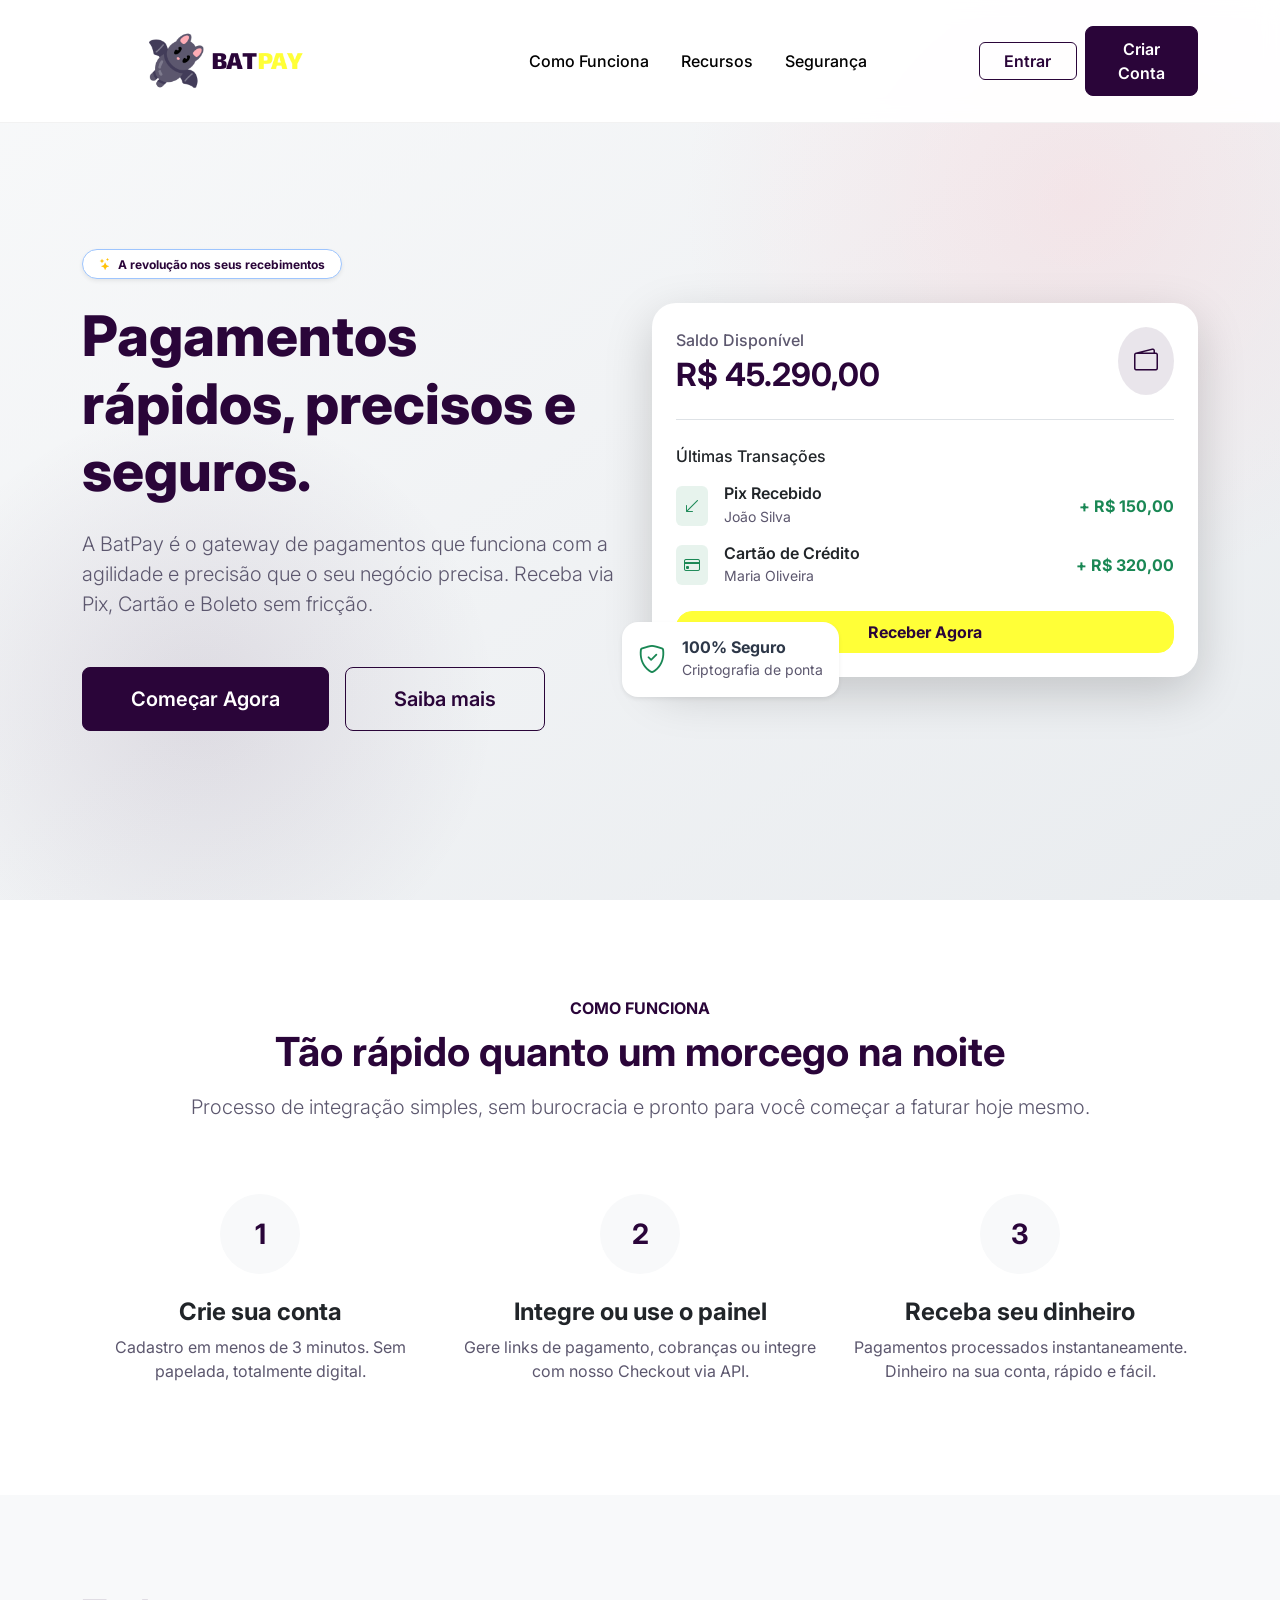
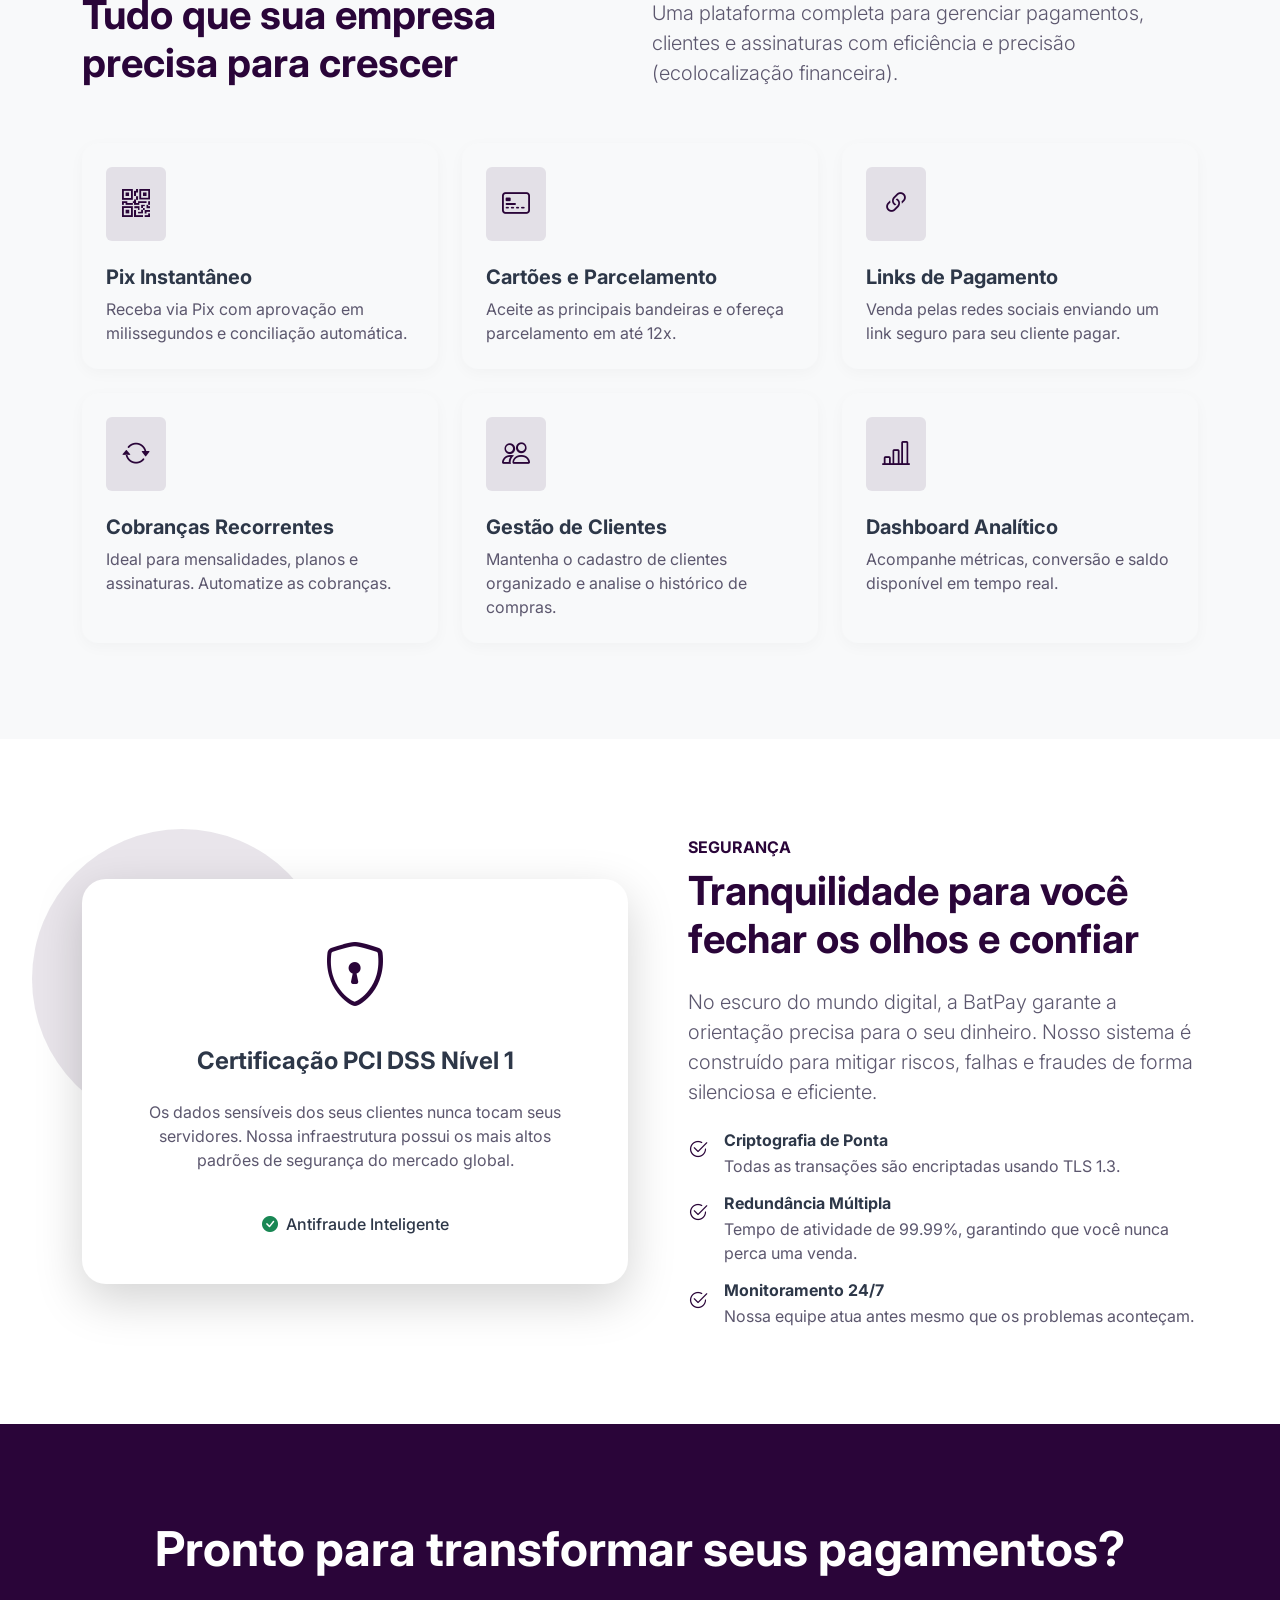
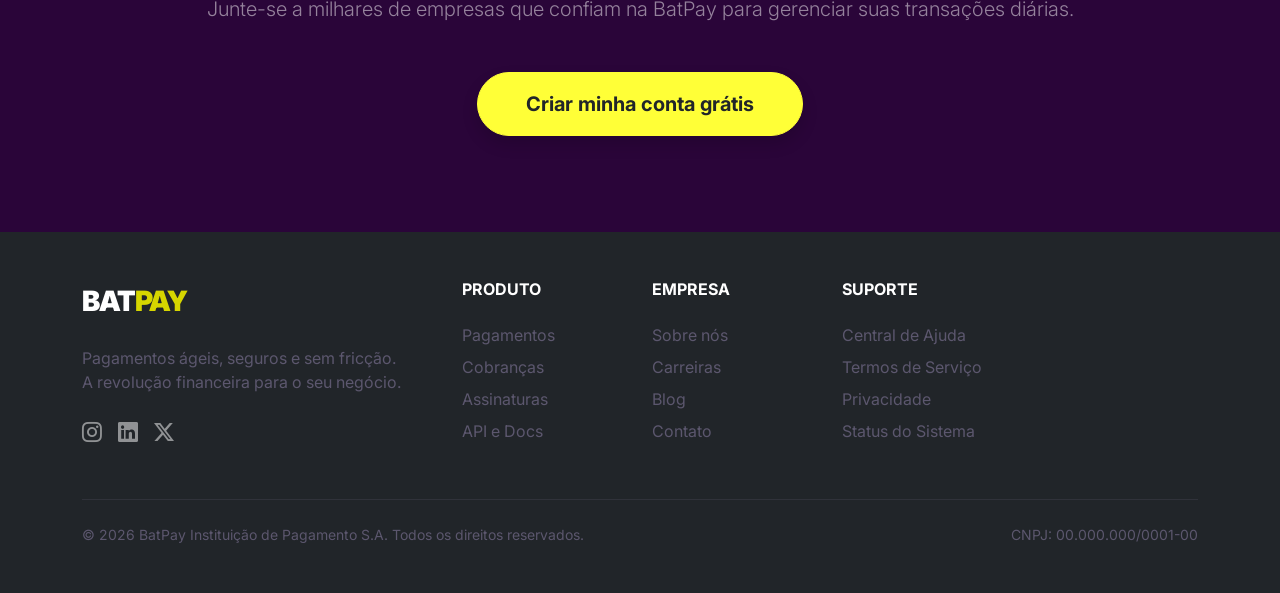
<file: view/index.html>
<!DOCTYPE html>
<html lang="pt-BR">

<head>
    <meta charset="UTF-8">
    <meta name="viewport" content="width=device-width, initial-scale=1.0">
    <title>BatPay - Gateway de Pagamentos Ágil e Seguro</title>

    <!-- Google Fonts: Inter -->
    <link rel="preconnect" href="https://fonts.googleapis.com">
    <link rel="preconnect" href="https://fonts.gstatic.com" crossorigin>
    <link href="https://fonts.googleapis.com/css2?family=Inter:wght@300;400;500;600;700;800;900&display=swap"
        rel="stylesheet">

    <!-- Bootstrap 5 CSS -->
    <link href="https://cdn.jsdelivr.net/npm/bootstrap@5.3.2/dist/css/bootstrap.min.css" rel="stylesheet">

    <!-- Bootstrap Icons -->
    <link rel="stylesheet" href="https://cdn.jsdelivr.net/npm/bootstrap-icons@1.11.1/font/bootstrap-icons.css">

    <!-- Custom CSS -->
    <link rel="stylesheet" href="assets/css/style.css">
</head>

<body class="landing-page">

    <!-- Navbar -->
    <nav class="navbar navbar-expand-lg fixed-top landing-navbar py-3">
        <div class="container">
            <a class="navbar-brand d-flex align-items-center" href="index.html">
                <!-- Placeholder for logo image -->
                 <img src="assets/img/Logomarca.png" alt="BatPay Logo" height="80" class="me-2"> 
                
            </a>
            <button class="navbar-toggler border-0" type="button" data-bs-toggle="collapse" data-bs-target="#navbarNav">
                <span class="navbar-toggler-icon"></span>
            </button>
            <div class="collapse navbar-collapse" id="navbarNav">
                <ul class="navbar-nav mx-auto align-items-center">
                    <li class="nav-item">
                        <a class="nav-link fw-medium  px-3" href="#comofunciona">Como Funciona</a>
                    </li>
                    <li class="nav-item">
                        <a class="nav-link fw-medium  px-3" href="#recursos">Recursos</a>
                    </li>
                    <li class="nav-item">
                        <a class="nav-link fw-medium  px-3" href="#seguranca">Segurança</a>
                    </li>
                </ul>
                <div class="d-flex flex-column flex-lg-row align-items-center gap-2 mt-3 mt-lg-0">
                    <a class="btn btn-outline-primary w-100" href="login.html">Entrar</a>
                    <a class="btn btn-primary w-100" href="cadastro.html">Criar Conta</a>
                </div>
            </div>
        </div>
    </nav>

    <!-- Hero Section -->
    <section class="hero-bg d-flex align-items-center" style="min-height: 100vh; padding-top: 80px;">
        <div class="container hero-content py-5">
            <div class="row align-items-center text-center text-lg-start">
                <div class="col-lg-6 mb-5 mb-lg-0">
                    <span
                        class="badge bg-white text-primary border border-primary-subtle rounded-pill px-3 py-2 mb-4 shadow-sm">
                        <i class="bi bi-stars text-warning me-1"></i> A revolução nos seus recebimentos
                    </span>
                    <h1 class="display-4 fw-black mb-4 brand-text-dark" style="font-weight: 800;">
                        Pagamentos rápidos, precisos e seguros.
                    </h1>
                    <p class="lead text-secondary mb-5 fs-5">
                        A BatPay é o gateway de pagamentos que funciona com a agilidade e precisão que o seu negócio
                        precisa. Receba via Pix, Cartão e Boleto sem fricção.
                    </p>
                    <div class="d-flex flex-column flex-sm-row justify-content-center justify-content-lg-start gap-3">
                        <a href="cadastro.html" class="btn btn-primary btn-lg px-5 py-3">Começar Agora</a>
                        <a href="#comofunciona" class="btn btn-outline-primary btn-lg px-5 py-3">Saiba mais</a>
                    </div>
                </div>
                <div class="col-lg-6">
                    <div class="position-relative">
                        <div class="card rounded-2xl border-0 shadow-lg p-4 bg-white position-relative"
                            style="z-index: 2;">
                            <div class="d-flex justify-content-between align-items-center mb-4">
                                <div>
                                    <p class="text-secondary mb-1 fw-medium">Saldo Disponível</p>
                                    <h2 class="fw-bold brand-text-dark mb-0">R$ 45.290,00</h2>
                                </div>
                                <div class="bg-primary bg-opacity-10 rounded-circle p-3">
                                    <i class="bi bi-wallet2 text-primary fs-4"></i>
                                </div>
                            </div>
                            <div class="border-top pt-4">
                                <p class="fw-medium text-dark mb-3">Últimas Transações</p>
                                <div class="d-flex justify-content-between align-items-center mb-3">
                                    <div class="d-flex align-items-center">
                                        <div class="bg-success bg-opacity-10 text-success rounded p-2 me-3">
                                            <i class="bi bi-arrow-down-left"></i>
                                        </div>
                                        <div>
                                            <h6 class="mb-0 fw-semibold text-dark">Pix Recebido</h6>
                                            <small class="text-secondary">João Silva</small>
                                        </div>
                                    </div>
                                    <span class="fw-bold text-success">+ R$ 150,00</span>
                                </div>
                                <div class="d-flex justify-content-between align-items-center mb-3">
                                    <div class="d-flex align-items-center">
                                        <div class="bg-success bg-opacity-10 text-success rounded p-2 me-3">
                                            <i class="bi bi-credit-card"></i>
                                        </div>
                                        <div>
                                            <h6 class="mb-0 fw-semibold text-dark">Cartão de Crédito</h6>
                                            <small class="text-secondary">Maria Oliveira</small>
                                        </div>
                                    </div>
                                    <span class="fw-bold text-success">+ R$ 320,00</span>
                                </div>
                            </div>
                            <a href="cadastro.html" class="btn btn-warning w-100 mt-2 py-2 rounded-xl fw-bold">Receber
                                Agora</a>
                        </div>

                        <!-- Floating elements -->
                        <div class="position-absolute bg-white shadow-sm rounded-xl p-3 d-flex align-items-center gap-3"
                            style="bottom: -20px; left: -30px; z-index: 3; animation: float 3s ease-in-out infinite;">
                            <i class="bi bi-shield-check text-success fs-3"></i>
                            <div>
                                <h6 class="mb-0 fw-bold">100% Seguro</h6>
                                <small class="text-secondary">Criptografia de ponta</small>
                            </div>
                        </div>
                    </div>
                </div>
            </div>
        </div>
    </section>

    <!-- Benefícios / Como Funciona -->
    <section id="comofunciona" class="py-5 bg-white">
        <div class="container py-5">
            <div class="text-center mb-5 max-w-700 mx-auto">
                <span class="text-primary fw-bold text-uppercase tracking-wider">Como Funciona</span>
                <h2 class="display-6 fw-bold brand-text-dark mt-2 mb-3">Tão rápido quanto um morcego na noite</h2>
                <p class="text-secondary lead">Processo de integração simples, sem burocracia e pronto para você começar
                    a faturar hoje mesmo.</p>
            </div>

            <div class="row g-4 mt-4">
                <div class="col-md-4 text-center">
                    <div class="bg-light rounded-circle d-inline-flex align-items-center justify-content-center mb-4"
                        style="width: 80px; height: 80px;">
                        <span class="fs-3 fw-bold text-primary">1</span>
                    </div>
                    <h4 class="fw-bold text-dark">Crie sua conta</h4>
                    <p class="text-secondary">Cadastro em menos de 3 minutos. Sem papelada, totalmente digital.</p>
                </div>
                <div class="col-md-4 text-center">
                    <div class="bg-light rounded-circle d-inline-flex align-items-center justify-content-center mb-4"
                        style="width: 80px; height: 80px;">
                        <span class="fs-3 fw-bold text-primary">2</span>
                    </div>
                    <h4 class="fw-bold text-dark">Integre ou use o painel</h4>
                    <p class="text-secondary">Gere links de pagamento, cobranças ou integre com nosso Checkout via API.
                    </p>
                </div>
                <div class="col-md-4 text-center">
                    <div class="bg-light rounded-circle d-inline-flex align-items-center justify-content-center mb-4"
                        style="width: 80px; height: 80px;">
                        <span class="fs-3 fw-bold text-primary">3</span>
                    </div>
                    <h4 class="fw-bold text-dark">Receba seu dinheiro</h4>
                    <p class="text-secondary">Pagamentos processados instantaneamente. Dinheiro na sua conta, rápido e
                        fácil.</p>
                </div>
            </div>
        </div>
    </section>

    <!-- Recursos -->
    <section id="recursos" class="py-5 bg-light">
        <div class="container py-5">
            <div class="row align-items-center mb-5">
                <div class="col-lg-6 mb-4 mb-lg-0">
                    <h2 class="display-6 fw-bold brand-text-dark">Tudo que sua empresa precisa para crescer</h2>
                </div>
                <div class="col-lg-6">
                    <p class="text-secondary lead mb-0">Uma plataforma completa para gerenciar pagamentos, clientes e
                        assinaturas com eficiência e precisão (ecolocalização financeira).</p>
                </div>
            </div>

            <div class="row g-4">
                <div class="col-md-6 col-lg-4">
                    <div class="card p-4 h-100">
                        <div class="bg-primary bg-opacity-10 text-primary rounded p-3 d-inline-block mb-4"
                            style="width: max-content;">
                            <i class="bi bi-qr-code fs-3"></i>
                        </div>
                        <h5 class="fw-bold">Pix Instantâneo</h5>
                        <p class="text-secondary mb-0">Receba via Pix com aprovação em milissegundos e conciliação
                            automática.</p>
                    </div>
                </div>
                <div class="col-md-6 col-lg-4">
                    <div class="card p-4 h-100">
                        <div class="bg-primary bg-opacity-10 text-primary rounded p-3 d-inline-block mb-4"
                            style="width: max-content;">
                            <i class="bi bi-credit-card-2-front fs-3"></i>
                        </div>
                        <h5 class="fw-bold">Cartões e Parcelamento</h5>
                        <p class="text-secondary mb-0">Aceite as principais bandeiras e ofereça parcelamento em até 12x.
                        </p>
                    </div>
                </div>
                <div class="col-md-6 col-lg-4">
                    <div class="card p-4 h-100">
                        <div class="bg-primary bg-opacity-10 text-primary rounded p-3 d-inline-block mb-4"
                            style="width: max-content;">
                            <i class="bi bi-link-45deg fs-3"></i>
                        </div>
                        <h5 class="fw-bold">Links de Pagamento</h5>
                        <p class="text-secondary mb-0">Venda pelas redes sociais enviando um link seguro para seu
                            cliente pagar.</p>
                    </div>
                </div>
                <div class="col-md-6 col-lg-4">
                    <div class="card p-4 h-100">
                        <div class="bg-primary bg-opacity-10 text-primary rounded p-3 d-inline-block mb-4"
                            style="width: max-content;">
                            <i class="bi bi-arrow-repeat fs-3"></i>
                        </div>
                        <h5 class="fw-bold">Cobranças Recorrentes</h5>
                        <p class="text-secondary mb-0">Ideal para mensalidades, planos e assinaturas. Automatize as
                            cobranças.</p>
                    </div>
                </div>
                <div class="col-md-6 col-lg-4">
                    <div class="card p-4 h-100">
                        <div class="bg-primary bg-opacity-10 text-primary rounded p-3 d-inline-block mb-4"
                            style="width: max-content;">
                            <i class="bi bi-people fs-3"></i>
                        </div>
                        <h5 class="fw-bold">Gestão de Clientes</h5>
                        <p class="text-secondary mb-0">Mantenha o cadastro de clientes organizado e analise o histórico
                            de compras.</p>
                    </div>
                </div>
                <div class="col-md-6 col-lg-4">
                    <div class="card p-4 h-100">
                        <div class="bg-primary bg-opacity-10 text-primary rounded p-3 d-inline-block mb-4"
                            style="width: max-content;">
                            <i class="bi bi-bar-chart-line fs-3"></i>
                        </div>
                        <h5 class="fw-bold">Dashboard Analítico</h5>
                        <p class="text-secondary mb-0">Acompanhe métricas, conversão e saldo disponível em tempo real.
                        </p>
                    </div>
                </div>
            </div>
        </div>
    </section>

    <!-- Segurança -->
    <section id="seguranca" class="py-5 bg-white">
        <div class="container py-5">
            <div class="row align-items-center">
                <div class="col-lg-6 mb-5 mb-lg-0 order-2 order-lg-1">
                    <div class="position-relative">
                        <div class="bg-primary bg-opacity-10 rounded-circle position-absolute"
                            style="width: 300px; height: 300px; top: -50px; left: -50px; z-index: 0;"></div>
                        <div class="card p-5 border-0 shadow-lg bg-white position-relative rounded-2xl"
                            style="z-index: 1;">
                            <div class="text-center mb-4">
                                <i class="bi bi-shield-lock text-primary" style="font-size: 4rem;"></i>
                            </div>
                            <h4 class="fw-bold text-center mb-4">Certificação PCI DSS Nível 1</h4>
                            <p class="text-secondary text-center">Os dados sensíveis dos seus clientes nunca tocam seus
                                servidores. Nossa infraestrutura possui os mais altos padrões de segurança do mercado
                                global.</p>
                            <div class="d-flex align-items-center justify-content-center gap-2 mt-4">
                                <i class="bi bi-check-circle-fill text-success"></i> <span class="fw-medium">Antifraude
                                    Inteligente</span>
                            </div>
                        </div>
                    </div>
                </div>
                <div class="col-lg-6 order-1 order-lg-2 ps-lg-5">
                    <span class="text-primary fw-bold text-uppercase tracking-wider">Segurança</span>
                    <h2 class="display-6 fw-bold brand-text-dark mt-2 mb-4">Tranquilidade para você fechar os olhos e
                        confiar</h2>
                    <p class="text-secondary lead mb-4">No escuro do mundo digital, a BatPay garante a orientação
                        precisa para o seu dinheiro. Nosso sistema é construído para mitigar riscos, falhas e fraudes de
                        forma silenciosa e eficiente.</p>
                    <ul class="list-unstyled mb-0">
                        <li class="mb-3 d-flex align-items-start">
                            <i class="bi bi-check2-circle text-primary fs-5 me-3 mt-1"></i>
                            <div>
                                <h6 class="fw-bold mb-1">Criptografia de Ponta</h6>
                                <p class="text-secondary mb-0">Todas as transações são encriptadas usando TLS 1.3.</p>
                            </div>
                        </li>
                        <li class="mb-3 d-flex align-items-start">
                            <i class="bi bi-check2-circle text-primary fs-5 me-3 mt-1"></i>
                            <div>
                                <h6 class="fw-bold mb-1">Redundância Múltipla</h6>
                                <p class="text-secondary mb-0">Tempo de atividade de 99.99%, garantindo que você nunca
                                    perca uma venda.</p>
                            </div>
                        </li>
                        <li class="d-flex align-items-start">
                            <i class="bi bi-check2-circle text-primary fs-5 me-3 mt-1"></i>
                            <div>
                                <h6 class="fw-bold mb-1">Monitoramento 24/7</h6>
                                <p class="text-secondary mb-0">Nossa equipe atua antes mesmo que os problemas aconteçam.
                                </p>
                            </div>
                        </li>
                    </ul>
                </div>
            </div>
        </div>
    </section>

    <!-- CTA -->
    <section class="py-5 bg-primary text-white text-center position-relative overflow-hidden"
        style="background-color: var(--bp-purple-dark) !important;">
        <div class="container py-5 position-relative" style="z-index: 1;">
            <h2 class="display-5 fw-bold mb-3">Pronto para transformar seus pagamentos?</h2>
            <p class="lead text-white-50 mb-5 max-w-700 mx-auto">Junte-se a milhares de empresas que confiam na BatPay
                para gerenciar suas transações diárias.</p>
            <a href="cadastro.html" class="btn btn-warning btn-lg px-5 py-3 rounded-pill fw-bold text-dark shadow">Criar
                minha conta grátis</a>
        </div>

    </section>

    <!-- Footer -->
    <footer class="bg-dark text-white py-5">
        <div class="container">
            <div class="row g-4">
                <div class="col-lg-4 pe-lg-5">
                    <a class="text-decoration-none d-inline-block mb-4" href="index.html">
                        <span class="fs-3 bat-logo-text"><span class="text-white">BAT</span><span
                                class="pay">PAY</span></span>
                    </a>
                    <p class="text-secondary mb-4">Pagamentos ágeis, seguros e sem fricção. A revolução financeira para
                        o seu negócio.</p>
                    <div class="d-flex gap-3">
                        <a href="#" class="text-white text-opacity-50 text-opacity-100-hover"><i
                                class="bi bi-instagram fs-5"></i></a>
                        <a href="#" class="text-white text-opacity-50 text-opacity-100-hover"><i
                                class="bi bi-linkedin fs-5"></i></a>
                        <a href="#" class="text-white text-opacity-50 text-opacity-100-hover"><i
                                class="bi bi-twitter-x fs-5"></i></a>
                    </div>
                </div>
                <div class="col-lg-2 col-md-4">
                    <h6 class="fw-bold mb-4 text-uppercase tracking-wider">Produto</h6>
                    <ul class="list-unstyled mb-0">
                        <li class="mb-2"><a href="#"
                                class="text-secondary text-decoration-none text-white-hover">Pagamentos</a></li>
                        <li class="mb-2"><a href="#"
                                class="text-secondary text-decoration-none text-white-hover">Cobranças</a></li>
                        <li class="mb-2"><a href="#"
                                class="text-secondary text-decoration-none text-white-hover">Assinaturas</a></li>
                        <li class="mb-2"><a href="#" class="text-secondary text-decoration-none text-white-hover">API e
                                Docs</a></li>
                    </ul>
                </div>
                <div class="col-lg-2 col-md-4">
                    <h6 class="fw-bold mb-4 text-uppercase tracking-wider">Empresa</h6>
                    <ul class="list-unstyled mb-0">
                        <li class="mb-2"><a href="#" class="text-secondary text-decoration-none text-white-hover">Sobre
                                nós</a></li>
                        <li class="mb-2"><a href="#"
                                class="text-secondary text-decoration-none text-white-hover">Carreiras</a></li>
                        <li class="mb-2"><a href="#"
                                class="text-secondary text-decoration-none text-white-hover">Blog</a></li>
                        <li class="mb-2"><a href="#"
                                class="text-secondary text-decoration-none text-white-hover">Contato</a></li>
                    </ul>
                </div>
                <div class="col-lg-4 col-md-4">
                    <h6 class="fw-bold mb-4 text-uppercase tracking-wider">Suporte</h6>
                    <ul class="list-unstyled mb-0">
                        <li class="mb-2"><a href="#"
                                class="text-secondary text-decoration-none text-white-hover">Central de Ajuda</a></li>
                        <li class="mb-2"><a href="#" class="text-secondary text-decoration-none text-white-hover">Termos
                                de Serviço</a></li>
                        <li class="mb-2"><a href="#"
                                class="text-secondary text-decoration-none text-white-hover">Privacidade</a></li>
                        <li class="mb-2"><a href="#" class="text-secondary text-decoration-none text-white-hover">Status
                                do Sistema</a></li>
                    </ul>
                </div>
            </div>
            <hr class="border-secondary mt-5 mb-4 opacity-25">
            <div class="d-flex flex-column flex-md-row justify-content-between align-items-center">
                <small class="text-secondary">&copy; 2026 BatPay Instituição de Pagamento S.A. Todos os direitos
                    reservados.</small>
                <small class="text-secondary mt-2 mt-md-0">CNPJ: 00.000.000/0001-00</small>
            </div>
        </div>
    </footer>

    <!-- Bootstrap JS -->
    <script src="https://cdn.jsdelivr.net/npm/bootstrap@5.3.2/dist/js/bootstrap.bundle.min.js"></script>
    <script src="assets/js/main.js"></script>
</body>

</html>
</file>
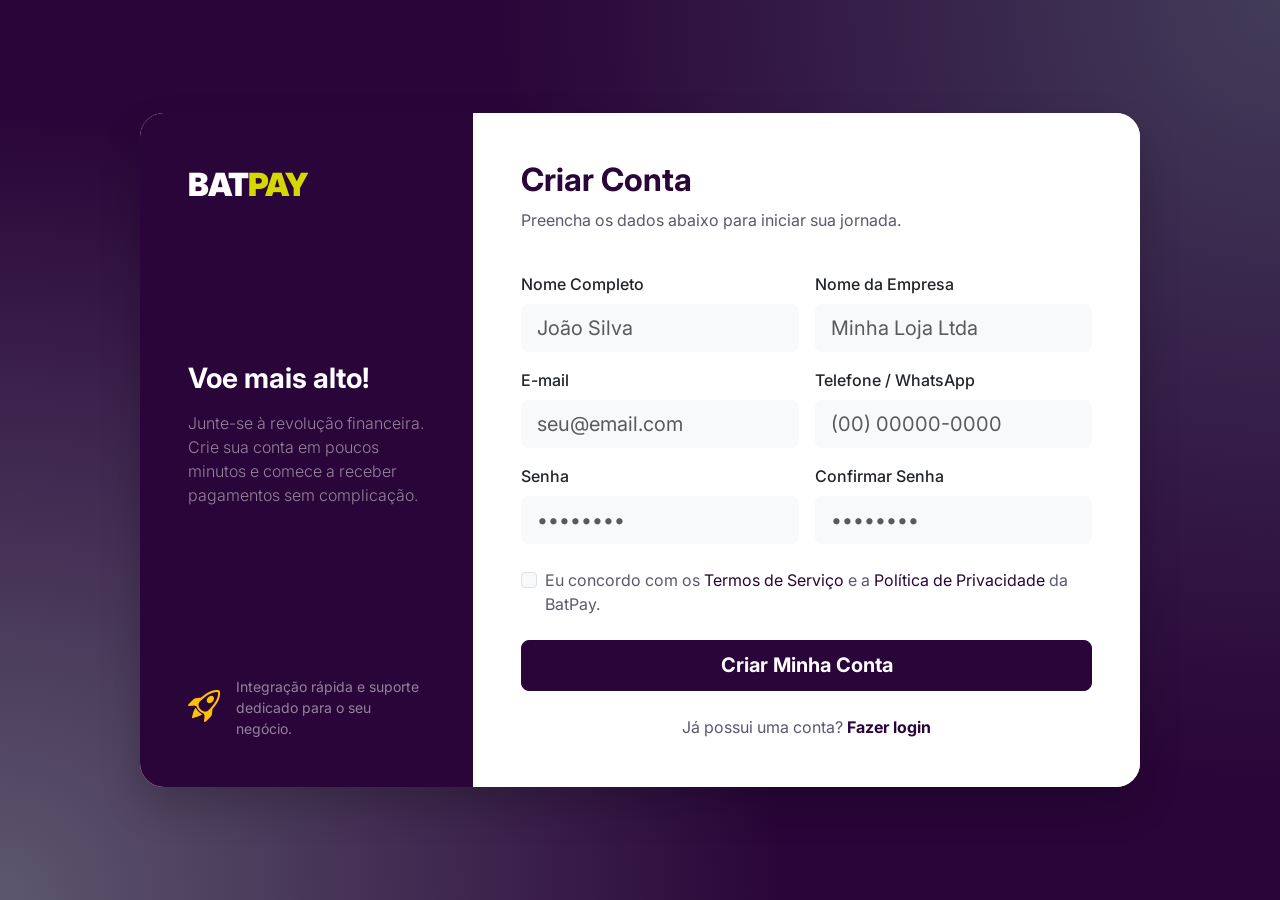
<file: view/cadastro.html>
<!DOCTYPE html>
<html lang="pt-BR">
<head>
    <meta charset="UTF-8">
    <meta name="viewport" content="width=device-width, initial-scale=1.0">
    <title>Criar Conta - BatPay</title>
    <link rel="preconnect" href="https://fonts.googleapis.com">
    <link rel="preconnect" href="https://fonts.gstatic.com" crossorigin>
    <link href="https://fonts.googleapis.com/css2?family=Inter:wght@300;400;500;600;700;800;900&display=swap" rel="stylesheet">
    <link href="https://cdn.jsdelivr.net/npm/bootstrap@5.3.2/dist/css/bootstrap.min.css" rel="stylesheet">
    <link rel="stylesheet" href="https://cdn.jsdelivr.net/npm/bootstrap-icons@1.11.1/font/bootstrap-icons.css">
    <link rel="stylesheet" href="assets/css/style.css">
</head>
<body class="auth-bg">

    <div class="auth-card row g-0">
        <!-- Sidebar Image / Info -->
        <div class="col-md-4 auth-sidebar d-none d-md-flex">
            <a href="index.html" class="text-decoration-none mb-auto">
                <span class="fs-2 bat-logo-text"><span class="text-white">BAT</span><span class="pay">PAY</span></span>
            </a>
            <div>
                <h3 class="fw-bold mb-3">Voe mais alto!</h3>
                <p class="text-white-50 lead fs-6">Junte-se à revolução financeira. Crie sua conta em poucos minutos e comece a receber pagamentos sem complicação.</p>
            </div>
            <div class="mt-auto">
                <div class="d-flex align-items-center gap-3">
                    <i class="bi bi-rocket-takeoff fs-2 text-warning"></i>
                    <small class="text-white-50">Integração rápida e suporte dedicado para o seu negócio.</small>
                </div>
            </div>
        </div>
        
        <!-- Form -->
        <div class="col-md-8 p-4 p-md-5 bg-white d-flex flex-column justify-content-center">
            <div class="d-md-none mb-4 text-center">
                <a href="index.html" class="text-decoration-none">
                    <span class="fs-2 bat-logo-text"><span class="bat">BAT</span><span class="pay">PAY</span></span>
                </a>
            </div>
            
            <div class="mb-4">
                <h2 class="fw-bold brand-text-dark">Criar Conta</h2>
                <p class="text-secondary">Preencha os dados abaixo para iniciar sua jornada.</p>
                <div id="cadastroError" class="alert alert-danger d-none py-2" role="alert"></div>
            </div>

            <form id="cadastroForm" onsubmit="return false;">
                <div class="row g-3 mb-3">
                    <div class="col-sm-6">
                        <label class="form-label fw-medium text-dark">Nome Completo</label>
                        <input type="text" id="cadNome" class="form-control form-control-lg bg-light border-0" placeholder="João Silva" required>
                    </div>
                    <div class="col-sm-6">
                        <label class="form-label fw-medium text-dark">Nome da Empresa</label>
                        <input type="text" id="cadEmpresa" class="form-control form-control-lg bg-light border-0" placeholder="Minha Loja Ltda" required>
                    </div>
                </div>
                
                <div class="row g-3 mb-3">
                    <div class="col-sm-6">
                        <label class="form-label fw-medium text-dark">E-mail</label>
                        <input type="email" id="cadEmail" class="form-control form-control-lg bg-light border-0" placeholder="seu@email.com" required>
                    </div>
                    <div class="col-sm-6">
                        <label class="form-label fw-medium text-dark">Telefone / WhatsApp</label>
                        <input type="tel" id="cadTelefone" class="form-control form-control-lg bg-light border-0" placeholder="(00) 00000-0000" required>
                    </div>
                </div>

                <div class="row g-3 mb-4">
                    <div class="col-sm-6">
                        <label class="form-label fw-medium text-dark">Senha</label>
                        <input type="password" id="cadSenha" class="form-control form-control-lg bg-light border-0" placeholder="••••••••" required>
                    </div>
                    <div class="col-sm-6">
                        <label class="form-label fw-medium text-dark">Confirmar Senha</label>
                        <input type="password" id="cadConfirmarSenha" class="form-control form-control-lg bg-light border-0" placeholder="••••••••" required>
                    </div>
                </div>
                
                <div class="mb-4 form-check">
                    <input type="checkbox" class="form-check-input" id="terms" required>
                    <label class="form-check-label text-secondary fs-sm" for="terms">
                        Eu concordo com os <a href="#" class="text-primary text-decoration-none">Termos de Serviço</a> e a <a href="#" class="text-primary text-decoration-none">Política de Privacidade</a> da BatPay.
                    </label>
                </div>
                
                <button type="submit" id="cadastroBtn" class="btn btn-primary btn-lg w-100 fw-bold mb-4">Criar Minha Conta</button>
                
                <div class="text-center">
                    <p class="text-secondary mb-0">Já possui uma conta? <a href="login.html" class="text-primary fw-bold text-decoration-none">Fazer login</a></p>
                </div>
            </form>
        </div>
    </div>

    <script src="https://cdn.jsdelivr.net/npm/bootstrap@5.3.2/dist/js/bootstrap.bundle.min.js"></script>
    <script src="assets/js/api.js"></script>
    <script src="assets/js/cadastro.js"></script>
</body>
</html>
</file>
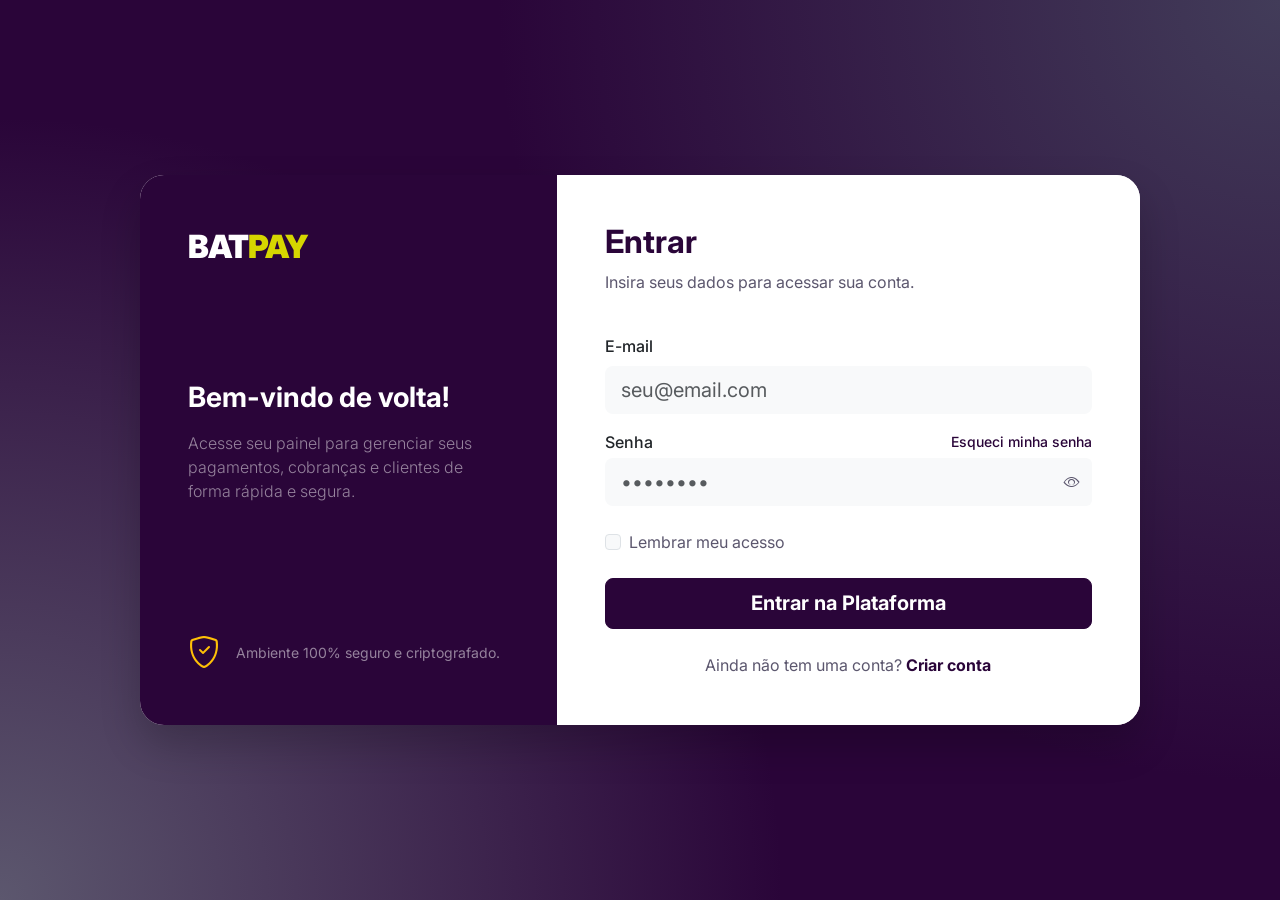
<file: view/clientes.html>
<!DOCTYPE html>
<html lang="pt-BR">
<head>
    <meta charset="UTF-8">
    <meta name="viewport" content="width=device-width, initial-scale=1.0">
    <title>Clientes - BatPay</title>
    <link rel="preconnect" href="https://fonts.googleapis.com">
    <link rel="preconnect" href="https://fonts.gstatic.com" crossorigin>
    <link href="https://fonts.googleapis.com/css2?family=Inter:wght@300;400;500;600;700;800;900&display=swap" rel="stylesheet">
    <link href="https://cdn.jsdelivr.net/npm/bootstrap@5.3.2/dist/css/bootstrap.min.css" rel="stylesheet">
    <link rel="stylesheet" href="https://cdn.jsdelivr.net/npm/bootstrap-icons@1.11.1/font/bootstrap-icons.css">
    <link rel="stylesheet" href="assets/css/style.css">
</head>
<body>

    <div class="d-flex" id="wrapper">
        <!-- Sidebar -->
        <div id="sidebar-wrapper">
            <div class="py-4 px-4 mb-3 d-flex align-items-center">
                <a href="dashboard.html" class="text-decoration-none">
                    <span class="fs-3 bat-logo-text"><span class="bat">BAT</span><span class="pay">PAY</span></span>
                </a>
            </div>
            
            <div class="d-flex flex-column flex-grow-1">
                <small class="text-uppercase text-secondary px-4 mb-2 fw-bold text-xs tracking-wider">Menu Principal</small>
                <a href="dashboard.html" class="sidebar-nav-link"><i class="bi bi-grid-1x2"></i> Visão Geral</a>
                <a href="pagamentos.html" class="sidebar-nav-link"><i class="bi bi-arrow-left-right"></i> Pagamentos</a>
                <a href="cobrancas.html" class="sidebar-nav-link"><i class="bi bi-receipt"></i> Cobranças</a>
                <a href="clientes.html" class="sidebar-nav-link active"><i class="bi bi-people"></i> Clientes</a>
                
                <small class="text-uppercase text-secondary px-4 mt-4 mb-2 fw-bold text-xs tracking-wider">Gestão</small>
                <a href="configuracoes.html" class="sidebar-nav-link"><i class="bi bi-gear"></i> Configurações</a>
                
                <div class="mt-auto mb-4">
                    <a href="#" onclick="logout(); return false;" class="sidebar-nav-link text-danger"><i class="bi bi-box-arrow-right"></i> Sair da Conta</a>
                </div>
            </div>
        </div>

        <!-- Page Content -->
        <div id="page-content-wrapper">
            <!-- Top Navbar -->
            <nav class="navbar navbar-expand-lg bg-white border-bottom py-3 px-4 sticky-top">
                <div class="d-flex align-items-center w-100">
                    <button class="btn btn-light d-lg-none me-3" id="menu-toggle"><i class="bi bi-list"></i></button>
                    <h5 class="mb-0 fw-bold brand-text-dark d-none d-md-block">Clientes</h5>
                    
                    <div class="ms-auto d-flex align-items-center">
                        <div class="dropdown">
                            <a href="#" class="d-flex align-items-center text-decoration-none dropdown-toggle" id="dropdownUser" data-bs-toggle="dropdown" aria-expanded="false">
                                <img src="https://ui-avatars.com/api/?name=Gabriel&background=2A0539&color=fff" alt="User" width="40" height="40" class="rounded-circle me-2 user-avatar">
                                <span class="d-none d-md-inline text-dark fw-medium user-name">Usuário</span>
                            </a>
                            <ul class="dropdown-menu dropdown-menu-end shadow-sm border-0 mt-3" aria-labelledby="dropdownUser">
                                <li><a class="dropdown-item py-2" href="configuracoes.html"><i class="bi bi-gear me-2"></i>Configurações</a></li>
                                <li><hr class="dropdown-divider"></li>
                                <li><a class="dropdown-item py-2 text-danger" href="#" onclick="logout(); return false;"><i class="bi bi-box-arrow-right me-2"></i>Sair</a></li>
                            </ul>
                        </div>
                    </div>
                </div>
            </nav>

            <div class="container-fluid p-4 p-lg-5">
                          <div class="d-flex justify-content-between align-items-end mb-4">
                    <div class="input-group" style="max-width: 300px;">
                        <span class="input-group-text bg-white border-end-0"><i class="bi bi-search text-secondary"></i></span>
                        <input type="text" id="clienteSearchInput" class="form-control border-start-0" placeholder="Buscar cliente...">
                    </div>
                    <button class="btn btn-primary shadow-sm" id="btnNovoCliente" data-bs-toggle="modal" data-bs-target="#clientModal"><i class="bi bi-person-plus me-2"></i>Novo Cliente</button>
                </div>

                <!-- Clients Table -->
                <div class="card">
                    <div class="card-body p-0">
                        <div class="table-responsive">
                            <table class="table table-hover mb-0">
                                <thead class="bg-light">
                                    <tr>
                                        <th class="ps-4">Nome / Empresa</th>
                                        <th>Contato</th>
                                        <th class="text-center">Status</th>
                                        <th class="text-end">Volume Total</th>
                                        <th class="text-center pe-4">Ação</th>
                                    </tr>
                                </thead>
                                <tbody id="clientesTableBody">
                                </tbody>
                            </table>
                        </div>
                    </div>
                </div>

            </div>
        </div>
    </div>

    <!-- Modal: Cliente -->
    <div class="modal fade" id="clientModal" tabindex="-1" aria-hidden="true">
        <div class="modal-dialog modal-dialog-centered">
            <div class="modal-content border-0 rounded-4 shadow-lg">
                <div class="modal-header border-0 pb-0">
                    <h5 class="modal-title fw-bold" id="clienteModalTitle">Cadastrar Cliente</h5>
                    <button type="button" class="btn-close" data-bs-dismiss="modal" aria-label="Close"></button>
                </div>
                <div class="modal-body p-4">
                    <form id="clienteForm" onsubmit="return false;">
                        <input type="hidden" id="clienteEditId">
                        <div class="mb-3">
                            <label class="form-label fw-medium text-dark">Nome Completo ou Razão Social</label>
                            <input type="text" id="clienteNome" class="form-control bg-light border-0" required>
                        </div>
                        <div class="row g-3 mb-3">
                            <div class="col-sm-6">
                                <label class="form-label fw-medium text-dark">CPF / CNPJ</label>
                                <input type="text" id="clienteCpf" class="form-control bg-light border-0">
                            </div>
                            <div class="col-sm-6">
                                <label class="form-label fw-medium text-dark">Telefone</label>
                                <input type="tel" id="clienteTelefone" class="form-control bg-light border-0">
                            </div>
                        </div>
                        <div class="mb-4">
                            <label class="form-label fw-medium text-dark">E-mail</label>
                            <input type="email" id="clienteEmail" class="form-control bg-light border-0">
                        </div>
                        <button type="button" class="btn btn-primary w-100 fw-bold" id="btnSalvarCliente">Salvar Cliente</button>
                    </form>
                </div>
            </div>
        </div>
    </div>

    <script src="https://cdn.jsdelivr.net/npm/bootstrap@5.3.2/dist/js/bootstrap.bundle.min.js"></script>
    <script src="assets/js/main.js"></script>
    <script src="assets/js/api.js"></script>
    <script src="assets/js/clientes.js"></script>
</body>
</html>
</file>
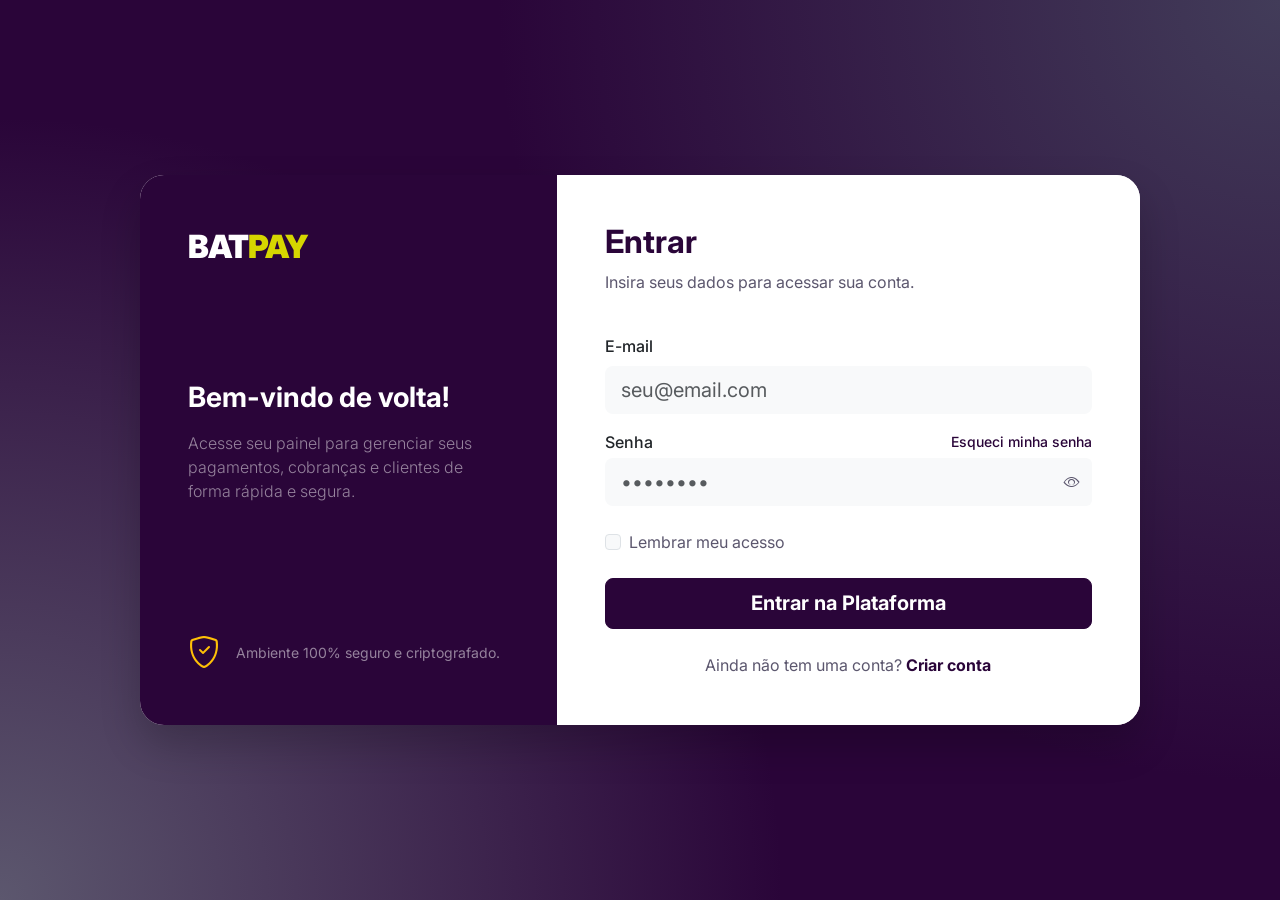
<file: view/cobrancas.html>
<!DOCTYPE html>
<html lang="pt-BR">
<head>
    <meta charset="UTF-8">
    <meta name="viewport" content="width=device-width, initial-scale=1.0">
    <title>Cobranças - BatPay</title>
    <link rel="preconnect" href="https://fonts.googleapis.com">
    <link rel="preconnect" href="https://fonts.gstatic.com" crossorigin>
    <link href="https://fonts.googleapis.com/css2?family=Inter:wght@300;400;500;600;700;800;900&display=swap" rel="stylesheet">
    <link href="https://cdn.jsdelivr.net/npm/bootstrap@5.3.2/dist/css/bootstrap.min.css" rel="stylesheet">
    <link rel="stylesheet" href="https://cdn.jsdelivr.net/npm/bootstrap-icons@1.11.1/font/bootstrap-icons.css">
    <link rel="stylesheet" href="assets/css/style.css">
</head>
<body>

    <div class="d-flex" id="wrapper">
        <!-- Sidebar -->
        <div id="sidebar-wrapper">
            <div class="py-4 px-4 mb-3 d-flex align-items-center">
                <a href="dashboard.html" class="text-decoration-none">
                    <span class="fs-3 bat-logo-text"><span class="bat">BAT</span><span class="pay">PAY</span></span>
                </a>
            </div>
            
            <div class="d-flex flex-column flex-grow-1">
                <small class="text-uppercase text-secondary px-4 mb-2 fw-bold text-xs tracking-wider">Menu Principal</small>
                <a href="dashboard.html" class="sidebar-nav-link"><i class="bi bi-grid-1x2"></i> Visão Geral</a>
                <a href="pagamentos.html" class="sidebar-nav-link"><i class="bi bi-arrow-left-right"></i> Pagamentos</a>
                <a href="cobrancas.html" class="sidebar-nav-link active"><i class="bi bi-receipt"></i> Cobranças</a>
                <a href="clientes.html" class="sidebar-nav-link"><i class="bi bi-people"></i> Clientes</a>
                
                <small class="text-uppercase text-secondary px-4 mt-4 mb-2 fw-bold text-xs tracking-wider">Gestão</small>
                <a href="configuracoes.html" class="sidebar-nav-link"><i class="bi bi-gear"></i> Configurações</a>
                
                <div class="mt-auto mb-4">
                    <a href="#" onclick="logout(); return false;" class="sidebar-nav-link text-danger"><i class="bi bi-box-arrow-right"></i> Sair da Conta</a>
                </div>
            </div>
        </div>

        <!-- Page Content -->
        <div id="page-content-wrapper">
            <!-- Top Navbar -->
            <nav class="navbar navbar-expand-lg bg-white border-bottom py-3 px-4 sticky-top">
                <div class="d-flex align-items-center w-100">
                    <button class="btn btn-light d-lg-none me-3" id="menu-toggle"><i class="bi bi-list"></i></button>
                    <h5 class="mb-0 fw-bold brand-text-dark d-none d-md-block">Cobranças</h5>
                    
                    <div class="ms-auto d-flex align-items-center">
                        <div class="dropdown">
                            <a href="#" class="d-flex align-items-center text-decoration-none dropdown-toggle" id="dropdownUser" data-bs-toggle="dropdown" aria-expanded="false">
                                <img src="https://ui-avatars.com/api/?name=Gabriel&background=2A0539&color=fff" alt="User" width="40" height="40" class="rounded-circle me-2 user-avatar">
                                <span class="d-none d-md-inline text-dark fw-medium user-name">Usuário</span>
                            </a>
                            <ul class="dropdown-menu dropdown-menu-end shadow-sm border-0 mt-3" aria-labelledby="dropdownUser">
                                <li><a class="dropdown-item py-2" href="configuracoes.html"><i class="bi bi-gear me-2"></i>Configurações</a></li>
                                <li><hr class="dropdown-divider"></li>
                                <li><a class="dropdown-item py-2 text-danger" href="#" onclick="logout(); return false;"><i class="bi bi-box-arrow-right me-2"></i>Sair</a></li>
                            </ul>
                        </div>
                    </div>
                </div>
            </nav>

            <div class="container-fluid p-4 p-lg-5">
                
                <div class="d-flex justify-content-between align-items-end mb-4">
                    <div>
                        <h4 class="fw-bold brand-text-dark mb-1">Links de Pagamento e Cobranças</h4>
                        <p class="text-secondary mb-0">Crie e gerencie cobranças manuais enviadas para clientes.</p>
                    </div>
                    <button class="btn btn-primary shadow-sm" data-bs-toggle="modal" data-bs-target="#createChargeModal"><i class="bi bi-plus-lg me-2"></i>Nova Cobrança</button>
                </div>

                <!-- Charges Table -->
                <div class="card">
                    <div class="card-body p-0">
                        <div class="table-responsive">
                            <table class="table table-hover mb-0">
                                <thead class="bg-light">
                                    <tr>
                                        <th class="ps-4">Descrição</th>
                                        <th>Cliente</th>
                                        <th>Vencimento</th>
                                        <th>Status</th>
                                        <th class="text-end">Valor</th>
                                        <th class="text-center pe-4">Ação</th>
                                    </tr>
                                </thead>
                                <tbody id="cobrancasTableBody">
                                </tbody>
                            </table>
                        </div>
                    </div>
                </div>

            </div>
        </div>
    </div>

    <!-- Modal: Criar Cobrança -->
    <div class="modal fade" id="createChargeModal" tabindex="-1" aria-hidden="true">
        <div class="modal-dialog modal-dialog-centered">
            <div class="modal-content border-0 rounded-4 shadow-lg">
                <div class="modal-header border-0 pb-0">
                    <h5 class="modal-title fw-bold">Criar Nova Cobrança</h5>
                    <button type="button" class="btn-close" data-bs-dismiss="modal" aria-label="Close"></button>
                </div>
                <div class="modal-body p-4">
                    <form id="formCriarCobranca" onsubmit="return false;">
                        <div class="mb-3">
                            <label class="form-label fw-medium text-dark">Valor da cobrança</label>
                            <div class="input-group input-group-lg">
                                <span class="input-group-text bg-light border-0">R$</span>
                                <input type="number" step="0.01" id="cobrancaValor" class="form-control bg-light border-0 fs-4 fw-bold text-primary" placeholder="0,00" required>
                            </div>
                        </div>
                        <div class="mb-3">
                            <label class="form-label fw-medium text-dark">Descrição</label>
                            <input type="text" id="cobrancaDescricao" class="form-control bg-light border-0" placeholder="Ex: Mensalidade - Setembro" required>
                        </div>
                        <div class="mb-3">
                            <label class="form-label fw-medium text-dark">Cliente (Opcional)</label>
                            <select id="cobrancaCliente" class="form-select bg-light border-0">
                                <option value="">Selecione ou deixe em branco</option>
                            </select>
                        </div>
                        <div class="mb-4">
                            <label class="form-label fw-medium text-dark">Data de Vencimento</label>
                            <input type="date" id="cobrancaVencimento" class="form-control bg-light border-0">
                        </div>
                        <button type="button" id="btnCriarCobranca" class="btn btn-primary btn-lg w-100 fw-bold">Gerar Link de Pagamento</button>
                    </form>
                </div>
            </div>
        </div>
    </div>

    <script src="https://cdn.jsdelivr.net/npm/bootstrap@5.3.2/dist/js/bootstrap.bundle.min.js"></script>
    <script src="assets/js/main.js"></script>
    <script src="assets/js/api.js"></script>
    <script src="assets/js/cobrancas.js"></script>
</body>
</html>
</file>
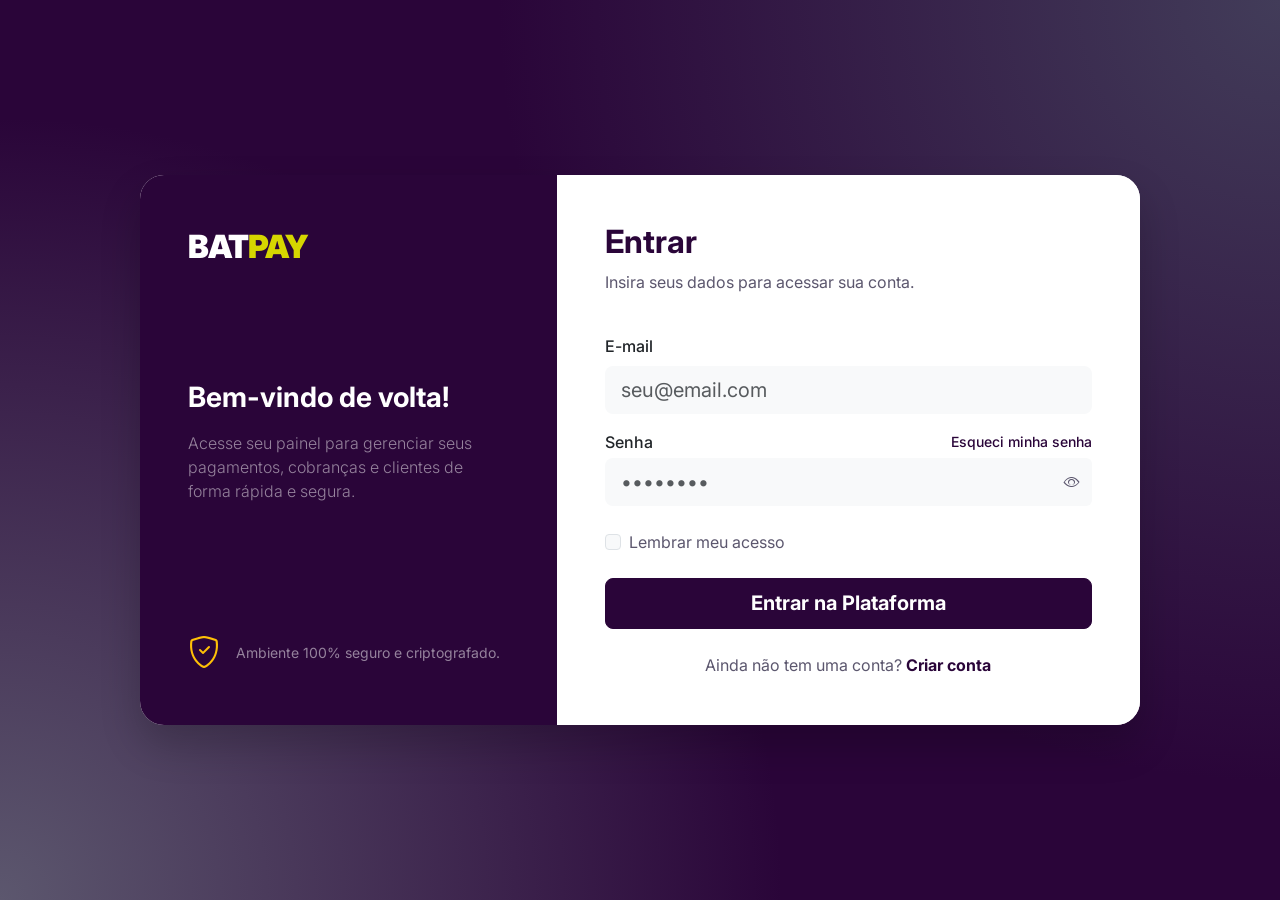
<file: view/dashboard.html>
<!DOCTYPE html>
<html lang="pt-BR">
<head>
    <meta charset="UTF-8">
    <meta name="viewport" content="width=device-width, initial-scale=1.0">
    <title>Dashboard - BatPay</title>
    <link rel="preconnect" href="https://fonts.googleapis.com">
    <link rel="preconnect" href="https://fonts.gstatic.com" crossorigin>
    <link href="https://fonts.googleapis.com/css2?family=Inter:wght@300;400;500;600;700;800;900&display=swap" rel="stylesheet">
    <link href="https://cdn.jsdelivr.net/npm/bootstrap@5.3.2/dist/css/bootstrap.min.css" rel="stylesheet">
    <link rel="stylesheet" href="https://cdn.jsdelivr.net/npm/bootstrap-icons@1.11.1/font/bootstrap-icons.css">
    <link rel="stylesheet" href="assets/css/style.css">
</head>
<body>

    <div class="d-flex" id="wrapper">
        
        <!-- Sidebar -->
        <div id="sidebar-wrapper">
            <div class="py-4 px-4 mb-3 d-flex align-items-center">
                <a href="dashboard.html" class="text-decoration-none">
                    <span class="fs-3 bat-logo-text"><span class="bat">BAT</span><span class="pay">PAY</span></span>
                </a>
            </div>
            
            <div class="d-flex flex-column flex-grow-1">
                <small class="text-uppercase text-secondary px-4 mb-2 fw-bold text-xs tracking-wider">Menu Principal</small>
                <a href="dashboard.html" class="sidebar-nav-link active"><i class="bi bi-grid-1x2"></i> Visão Geral</a>
                <a href="pagamentos.html" class="sidebar-nav-link"><i class="bi bi-arrow-left-right"></i> Pagamentos</a>
                <a href="cobrancas.html" class="sidebar-nav-link"><i class="bi bi-receipt"></i> Cobranças</a>
                <a href="clientes.html" class="sidebar-nav-link"><i class="bi bi-people"></i> Clientes</a>
                
                <small class="text-uppercase text-secondary px-4 mt-4 mb-2 fw-bold text-xs tracking-wider">Gestão</small>
                <a href="configuracoes.html" class="sidebar-nav-link"><i class="bi bi-gear"></i> Configurações</a>
                
                <div class="mt-auto mb-4">
                    <a href="#" onclick="logout(); return false;" class="sidebar-nav-link text-danger"><i class="bi bi-box-arrow-right"></i> Sair da Conta</a>
                </div>
            </div>
        </div>
        <!-- /#sidebar-wrapper -->

        <!-- Page Content -->
        <div id="page-content-wrapper">
            
            <!-- Top Navbar -->
            <nav class="navbar navbar-expand-lg bg-white border-bottom py-3 px-4 sticky-top">
                <div class="d-flex align-items-center w-100">
                    <button class="btn btn-light d-lg-none me-3" id="menu-toggle"><i class="bi bi-list"></i></button>
                    <h5 class="mb-0 fw-bold brand-text-dark d-none d-md-block">Visão Geral</h5>
                    
                    <div class="ms-auto d-flex align-items-center">
                        <button class="btn btn-light position-relative me-3 rounded-circle d-flex align-items-center justify-content-center" style="width:40px; height:40px;">
                            <i class="bi bi-bell text-secondary"></i>
                            <span class="position-absolute top-0 start-100 translate-middle p-1 bg-danger border border-light rounded-circle">
                                <span class="visually-hidden">Novos alertas</span>
                            </span>
                        </button>
                        <div class="dropdown">
                            <a href="#" class="d-flex align-items-center text-decoration-none dropdown-toggle" id="dropdownUser" data-bs-toggle="dropdown" aria-expanded="false">
                                <img src="https://ui-avatars.com/api/?name=Gabriel&background=2A0539&color=fff" alt="User" width="40" height="40" class="rounded-circle me-2 user-avatar">
                                <div class="d-none d-sm-block">
                                    <span class="d-block fw-semibold text-dark lh-1 text-sm user-name" id="dashUserDropdownName">Usuário</span>
                                </div>
                            </a>
                            <ul class="dropdown-menu dropdown-menu-end shadow-sm border-0 mt-3" aria-labelledby="dropdownUser">
                                <li><a class="dropdown-item py-2" href="configuracoes.html"><i class="bi bi-person me-2"></i>Perfil</a></li>
                                <li><a class="dropdown-item py-2" href="configuracoes.html"><i class="bi bi-gear me-2"></i>Configurações</a></li>
                                <li><hr class="dropdown-divider"></li>
                                <li><a class="dropdown-item py-2 text-danger" href="#" onclick="logout(); return false;"><i class="bi bi-box-arrow-right me-2"></i>Sair</a></li>
                            </ul>
                        </div>
                    </div>
                </div>
            </nav>

            <!-- Main Content Container -->
            <div class="container-fluid p-4 p-lg-5">
                
                <div class="d-flex flex-column flex-md-row justify-content-between align-items-md-end mb-4 gap-3">
                    <div>
                        <h3 class="fw-bold brand-text-dark mb-1" id="dashGreeting">Olá, Gabriel! 👋</h3>
                        <p class="text-secondary mb-0">Aqui está o resumo financeiro da sua conta.</p>
                    </div>
                    <div>
                        <button class="btn btn-white border bg-white shadow-sm fw-medium"><i class="bi bi-calendar3 me-2 text-primary"></i>Hoje</button>
                        <button class="btn btn-primary shadow-sm ms-2" data-bs-toggle="modal" data-bs-target="#createChargeModal"><i class="bi bi-plus-lg me-2"></i>Nova Cobrança</button>
                    </div>
                </div>

                <!-- Stats Cards -->
                <div class="row g-4 mb-5">
                    <div class="col-xl-3 col-md-6">
                        <div class="card bg-primary text-white h-100 overflow-hidden position-relative">
                            <div class="card-body p-4 position-relative" style="z-index: 2;">
                                <p class="text-white-50 fw-medium mb-1">Saldo Disponível</p>
                                <h2 class="fw-bold mb-3">R$ 45.290,00</h2>
                                <div class="d-flex align-items-center">
                                    <span class="badge bg-white text-primary me-2">+12%</span>
                                    <span class="text-white-50 text-xs">vs. mês passado</span>
                                </div>
                            </div>
                            <!-- Deco -->
                            <i class="bi bi-wallet2 position-absolute" style="font-size: 8rem; right: -20px; bottom: -30px; opacity: 0.1; z-index: 1;"></i>
                        </div>
                    </div>
                    <div class="col-xl-3 col-md-6">
                        <div class="card h-100">
                            <div class="card-body p-4">
                                <div class="d-flex justify-content-between align-items-start mb-2">
                                    <p class="text-secondary fw-medium mb-0">Total Recebido</p>
                                    <div class="bg-success bg-opacity-10 text-success rounded p-2">
                                        <i class="bi bi-arrow-down-left"></i>
                                    </div>
                                </div>
                                <h3 class="fw-bold brand-text-dark mb-3">R$ 12.450,50</h3>
                                <div class="d-flex align-items-center">
                                    <span class="text-success fw-bold text-sm me-2"><i class="bi bi-arrow-up-right"></i> +8.5%</span>
                                    <span class="text-secondary text-xs">vs. mês passado</span>
                                </div>
                            </div>
                        </div>
                    </div>
                    <div class="col-xl-3 col-md-6">
                        <div class="card h-100">
                            <div class="card-body p-4">
                                <div class="d-flex justify-content-between align-items-start mb-2">
                                    <p class="text-secondary fw-medium mb-0">Total de Pagamentos</p>
                                    <div class="bg-danger bg-opacity-10 text-danger rounded p-2">
                                        <i class="bi bi-arrow-up-right"></i>
                                    </div>
                                </div>
                                <h3 class="fw-bold brand-text-dark mb-3">R$ 3.120,00</h3>
                                <div class="d-flex align-items-center">
                                    <span class="text-danger fw-bold text-sm me-2"><i class="bi bi-arrow-up-right"></i> +2.1%</span>
                                    <span class="text-secondary text-xs">vs. mês passado</span>
                                </div>
                            </div>
                        </div>
                    </div>
                    <div class="col-xl-3 col-md-6">
                        <div class="card h-100 border border-warning border-opacity-50" style="background-color: #fffdf0;">
                            <div class="card-body p-4">
                                <div class="d-flex justify-content-between align-items-start mb-2">
                                    <p class="text-secondary fw-medium mb-0">Pagamentos Pendentes</p>
                                    <div class="bg-warning bg-opacity-25 text-warning rounded p-2" style="color: #d97706 !important;">
                                        <i class="bi bi-clock-history"></i>
                                    </div>
                                </div>
                                <h3 class="fw-bold brand-text-dark mb-3">R$ 1.840,00</h3>
                                <div class="d-flex align-items-center">
                                    <span class="text-secondary text-xs">5 cobranças aguardando</span>
                                </div>
                            </div>
                        </div>
                    </div>
                </div>

                <div class="row g-4">
                    <!-- Chart Placeholder -->
                    <div class="col-lg-8">
                        <div class="card h-100">
                            <div class="card-header bg-white pt-4 pb-3 px-4 d-flex justify-content-between align-items-center">
                                <h5 class="fw-bold brand-text-dark mb-0">Movimentações</h5>
                                <select class="form-select form-select-sm w-auto border-0 bg-light fw-medium">
                                    <option>Últimos 7 dias</option>
                                    <option>Últimos 30 dias</option>
                                    <option>Este ano</option>
                                </select>
                            </div>
                            <div class="card-body p-4 d-flex align-items-center justify-content-center flex-column">
                                <!-- Simulated Chart Graphic -->
                                <div class="w-100 d-flex align-items-end justify-content-between px-3" style="height: 250px; border-bottom: 2px solid #f1f5f9;">
                                    <div class="bg-primary rounded-top opacity-50" style="width: 8%; height: 30%;"></div>
                                    <div class="bg-primary rounded-top opacity-75" style="width: 8%; height: 50%;"></div>
                                    <div class="bg-primary rounded-top" style="width: 8%; height: 40%;"></div>
                                    <div class="bg-primary rounded-top opacity-50" style="width: 8%; height: 70%;"></div>
                                    <div class="bg-primary rounded-top opacity-75" style="width: 8%; height: 60%;"></div>
                                    <div class="bg-primary rounded-top" style="width: 8%; height: 90%;"></div>
                                    <div class="bg-warning rounded-top" style="width: 8%; height: 100%;"></div>
                                </div>
                                <div class="w-100 d-flex justify-content-between px-3 mt-2 text-secondary text-xs fw-medium">
                                    <span>Seg</span><span>Ter</span><span>Qua</span><span>Qui</span><span>Sex</span><span>Sáb</span><span>Dom</span>
                                </div>
                            </div>
                        </div>
                    </div>
                    
                    <!-- Quick Actions -->
                    <div class="col-lg-4">
                        <div class="card h-100">
                            <div class="card-header bg-white pt-4 pb-3 px-4">
                                <h5 class="fw-bold brand-text-dark mb-0">Ações Rápidas</h5>
                            </div>
                            <div class="card-body p-4">
                                <div class="d-grid gap-3">
                                    <a href="cobrancas.html" class="btn btn-light d-flex align-items-center justify-content-start p-3 border rounded-xl text-start">
                                        <div class="bg-primary bg-opacity-10 text-primary rounded p-2 me-3">
                                            <i class="bi bi-link-45deg fs-4"></i>
                                        </div>
                                        <div>
                                            <h6 class="mb-0 fw-bold text-dark">Gerar Link de Pagamento</h6>
                                            <small class="text-secondary">Envie por WhatsApp ou Redes Sociais</small>
                                        </div>
                                    </a>
                                    <a href="#" class="btn btn-light d-flex align-items-center justify-content-start p-3 border rounded-xl text-start">
                                        <div class="bg-success bg-opacity-10 text-success rounded p-2 me-3">
                                            <i class="bi bi-qr-code-scan fs-4"></i>
                                        </div>
                                        <div>
                                            <h6 class="mb-0 fw-bold text-dark">Cobrar via Pix</h6>
                                            <small class="text-secondary">Gere um QR Code instantâneo</small>
                                        </div>
                                    </a>
                                    <a href="clientes.html" class="btn btn-light d-flex align-items-center justify-content-start p-3 border rounded-xl text-start">
                                        <div class="bg-info bg-opacity-10 text-info rounded p-2 me-3">
                                            <i class="bi bi-person-plus fs-4"></i>
                                        </div>
                                        <div>
                                            <h6 class="mb-0 fw-bold text-dark">Novo Cliente</h6>
                                            <small class="text-secondary">Cadastre para cobranças futuras</small>
                                        </div>
                                    </a>
                                </div>
                            </div>
                        </div>
                    </div>
                </div>

                <!-- Recent Transactions -->
                <div class="row mt-4">
                    <div class="col-12">
                        <div class="card">
                            <div class="card-header bg-white pt-4 pb-0 px-4 d-flex justify-content-between align-items-center border-0">
                                <h5 class="fw-bold brand-text-dark mb-0">Últimas Transações</h5>
                                <a href="pagamentos.html" class="btn btn-sm btn-outline-secondary rounded-pill">Ver histórico completo</a>
                            </div>
                            <div class="card-body p-0 mt-3">
                                <div class="table-responsive">
                                    <table class="table table-hover mb-0">
                                        <thead class="bg-light">
                                            <tr>
                                                <th class="ps-4">Cliente / Descrição</th>
                                                <th>Data</th>
                                                <th>Método</th>
                                                <th>Status</th>
                                                <th class="text-end pe-4">Valor</th>
                                            </tr>
                                        </thead>
                                        <tbody>
                                            <tr>
                                                <td class="ps-4">
                                                    <div class="d-flex align-items-center">
                                                        <img src="https://ui-avatars.com/api/?name=Tech+Store&background=random" class="rounded-circle me-3" width="36" height="36" alt="">
                                                        <div>
                                                            <h6 class="mb-0 fw-bold text-dark fs-sm">Tech Store Ltda</h6>
                                                            <small class="text-secondary">Pagamento API Mensal</small>
                                                        </div>
                                                    </div>
                                                </td>
                                                <td class="text-secondary fs-sm align-middle">Hoje, 14:30</td>
                                                <td class="align-middle"><span class="badge bg-light text-dark border"><i class="bi bi-qr-code text-primary me-1"></i> Pix</span></td>
                                                <td class="align-middle"><span class="badge badge-soft-success rounded-pill"><i class="bi bi-check-circle me-1"></i> Concluído</span></td>
                                                <td class="text-end pe-4 fw-bold text-success align-middle">+ R$ 1.200,00</td>
                                            </tr>
                                            <tr>
                                                <td class="ps-4">
                                                    <div class="d-flex align-items-center">
                                                        <img src="https://ui-avatars.com/api/?name=João+Silva&background=random" class="rounded-circle me-3" width="36" height="36" alt="">
                                                        <div>
                                                            <h6 class="mb-0 fw-bold text-dark fs-sm">João Silva</h6>
                                                            <small class="text-secondary">Consultoria</small>
                                                        </div>
                                                    </div>
                                                </td>
                                                <td class="text-secondary fs-sm align-middle">Ontem, 09:15</td>
                                                <td class="align-middle"><span class="badge bg-light text-dark border"><i class="bi bi-credit-card text-primary me-1"></i> Cartão (1x)</span></td>
                                                <td class="align-middle"><span class="badge badge-soft-success rounded-pill"><i class="bi bi-check-circle me-1"></i> Concluído</span></td>
                                                <td class="text-end pe-4 fw-bold text-success align-middle">+ R$ 450,00</td>
                                            </tr>
                                            <tr>
                                                <td class="ps-4">
                                                    <div class="d-flex align-items-center">
                                                        <img src="https://ui-avatars.com/api/?name=Imobiliária+Alfa&background=random" class="rounded-circle me-3" width="36" height="36" alt="">
                                                        <div>
                                                            <h6 class="mb-0 fw-bold text-dark fs-sm">Imobiliária Alfa</h6>
                                                            <small class="text-secondary">Aluguel Escritório</small>
                                                        </div>
                                                    </div>
                                                </td>
                                                <td class="text-secondary fs-sm align-middle">12 Set 2026</td>
                                                <td class="align-middle"><span class="badge bg-light text-dark border"><i class="bi bi-upc-scan text-primary me-1"></i> Boleto</span></td>
                                                <td class="align-middle"><span class="badge badge-soft-warning rounded-pill"><i class="bi bi-clock me-1"></i> Pendente</span></td>
                                                <td class="text-end pe-4 fw-bold text-dark align-middle">R$ 2.500,00</td>
                                            </tr>
                                        </tbody>
                                    </table>
                                </div>
                            </div>
                        </div>
                    </div>
                </div>

            </div>
        </div>
        <!-- /#page-content-wrapper -->
    </div>

    <!-- Modal: Criar Cobrança -->
    <div class="modal fade" id="createChargeModal" tabindex="-1" aria-hidden="true">
        <div class="modal-dialog modal-dialog-centered">
            <div class="modal-content border-0 rounded-4 shadow-lg">
                <div class="modal-header border-0 pb-0">
                    <h5 class="modal-title fw-bold">Criar Nova Cobrança</h5>
                    <button type="button" class="btn-close" data-bs-dismiss="modal" aria-label="Close"></button>
                </div>
                <div class="modal-body p-4">
                    <form id="dashFormCriarCobranca" onsubmit="return false;">
                        <div class="mb-3">
                            <label class="form-label fw-medium text-dark">Valor da cobrança</label>
                            <div class="input-group input-group-lg">
                                <span class="input-group-text bg-light border-0">R$</span>
                                <input type="number" step="0.01" id="dashCobrancaValor" class="form-control bg-light border-0 fs-4 fw-bold text-primary" placeholder="0,00" required>
                            </div>
                        </div>
                        <div class="mb-3">
                            <label class="form-label fw-medium text-dark">Descrição</label>
                            <input type="text" id="dashCobrancaDescricao" class="form-control bg-light border-0" placeholder="Ex: Mensalidade - Setembro" required>
                        </div>
                        <div class="mb-3">
                            <label class="form-label fw-medium text-dark">Cliente (Opcional)</label>
                            <select id="dashCobrancaCliente" class="form-select bg-light border-0">
                                <option value="">Selecione ou deixe em branco</option>
                            </select>
                        </div>
                        <div class="mb-4">
                            <label class="form-label fw-medium text-dark">Data de Vencimento</label>
                            <input type="date" id="dashCobrancaVencimento" class="form-control bg-light border-0">
                        </div>
                        <button type="button" id="btnDashCriarCobranca" class="btn btn-primary btn-lg w-100 fw-bold">Gerar Link de Pagamento</button>
                    </form>
                </div>
            </div>
        </div>
    </div>

    <script src="https://cdn.jsdelivr.net/npm/bootstrap@5.3.2/dist/js/bootstrap.bundle.min.js"></script>
    <script src="assets/js/main.js"></script>
    <script src="assets/js/api.js"></script>
    <script src="assets/js/dashboard.js"></script>
</body>
</html>
</file>
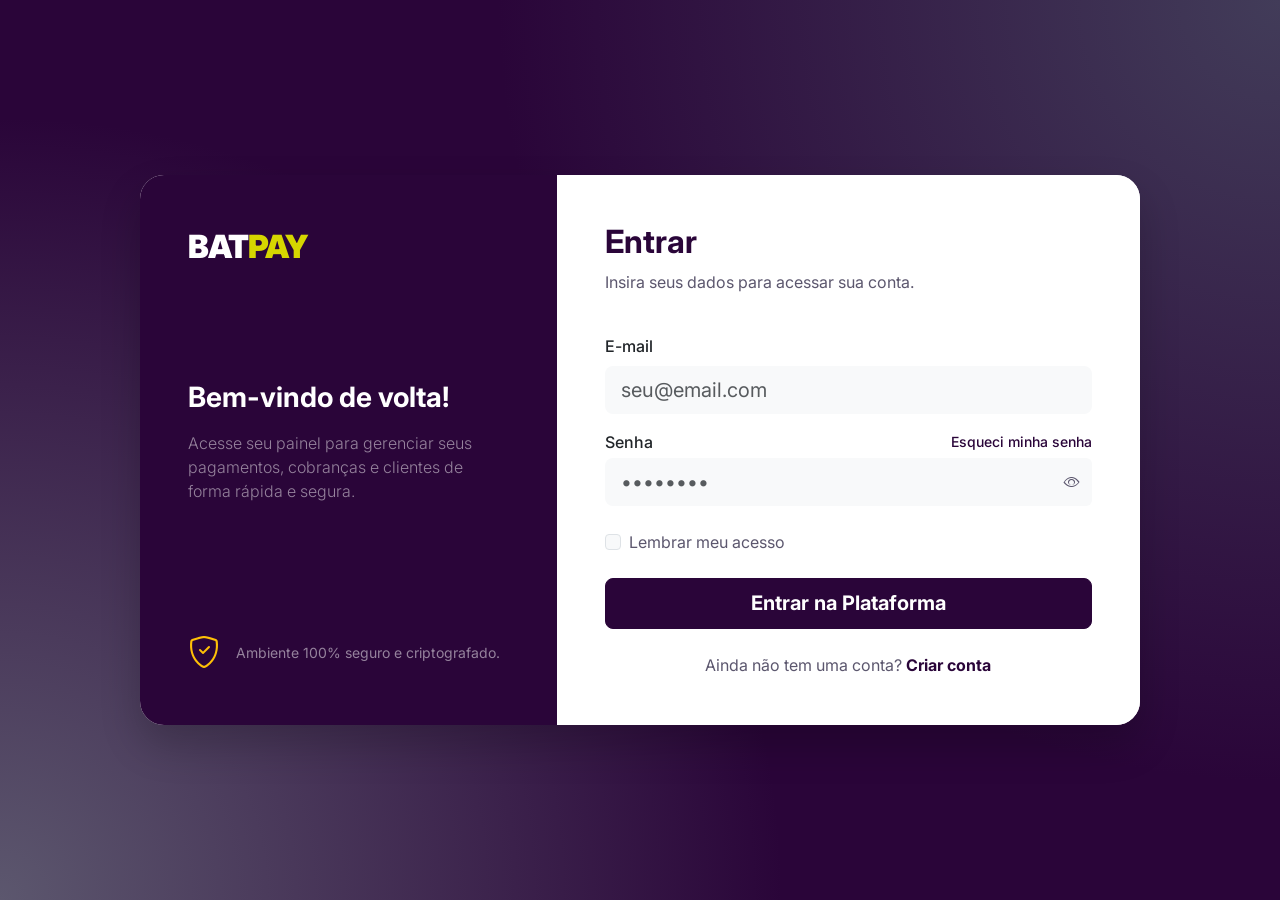
<file: view/login.html>
<!DOCTYPE html>
<html lang="pt-BR">
<head>
    <meta charset="UTF-8">
    <meta name="viewport" content="width=device-width, initial-scale=1.0">
    <title>Entrar - BatPay</title>
    <link rel="preconnect" href="https://fonts.googleapis.com">
    <link rel="preconnect" href="https://fonts.gstatic.com" crossorigin>
    <link href="https://fonts.googleapis.com/css2?family=Inter:wght@300;400;500;600;700;800;900&display=swap" rel="stylesheet">
    <link href="https://cdn.jsdelivr.net/npm/bootstrap@5.3.2/dist/css/bootstrap.min.css" rel="stylesheet">
    <link rel="stylesheet" href="https://cdn.jsdelivr.net/npm/bootstrap-icons@1.11.1/font/bootstrap-icons.css">
    <link rel="stylesheet" href="assets/css/style.css">
</head>
<body class="auth-bg">

    <div class="auth-card row g-0">
        <!-- Sidebar Image / Info -->
        <div class="col-md-5 auth-sidebar d-none d-md-flex">
            <a href="index.html" class="text-decoration-none mb-auto">
                <span class="fs-2 bat-logo-text"><span class="text-white">BAT</span><span class="pay">PAY</span></span>
            </a>
            <div>
                <h3 class="fw-bold mb-3">Bem-vindo de volta!</h3>
                <p class="text-white-50 lead fs-6">Acesse seu painel para gerenciar seus pagamentos, cobranças e clientes de forma rápida e segura.</p>
            </div>
            <div class="mt-auto">
                <div class="d-flex align-items-center gap-3">
                    <i class="bi bi-shield-check fs-2 text-warning"></i>
                    <small class="text-white-50">Ambiente 100% seguro e criptografado.</small>
                </div>
            </div>
        </div>
        
        <!-- Form -->
        <div class="col-md-7 p-4 p-md-5 bg-white d-flex flex-column justify-content-center">
            <div class="d-md-none mb-4 text-center">
                <a href="index.html" class="text-decoration-none">
                    <span class="fs-2 bat-logo-text"><span class="bat">BAT</span><span class="pay">PAY</span></span>
                </a>
            </div>
            
            <div class="mb-4">
                <h2 class="fw-bold brand-text-dark">Entrar</h2>
                <p class="text-secondary">Insira seus dados para acessar sua conta.</p>
                <div id="loginError" class="alert alert-danger d-none py-2" role="alert"></div>
            </div>

            <form id="loginForm" onsubmit="return false;">
                <div class="mb-3">
                    <label class="form-label fw-medium text-dark">E-mail</label>
                    <input type="email" id="loginEmail" class="form-control form-control-lg bg-light border-0" placeholder="seu@email.com" required>
                </div>
                <div class="mb-4">
                    <div class="d-flex justify-content-between align-items-center mb-1">
                        <label class="form-label fw-medium text-dark mb-0">Senha</label>
                        <a href="#" class="text-decoration-none text-primary fw-medium text-sm">Esqueci minha senha</a>
                    </div>
                    <div class="input-group">
                        <input type="password" id="loginSenha" class="form-control form-control-lg bg-light border-0" placeholder="••••••••" required>
                        <button class="btn btn-light bg-light border-0 text-secondary" type="button" id="toggleSenhaBtn"><i class="bi bi-eye"></i></button>
                    </div>
                </div>
                
                <div class="mb-4 form-check">
                    <input type="checkbox" class="form-check-input" id="remember">
                    <label class="form-check-label text-secondary" for="remember">Lembrar meu acesso</label>
                </div>
                
                <button type="submit" id="loginBtn" class="btn btn-primary btn-lg w-100 fw-bold mb-4">Entrar na Plataforma</button>
                
                <div class="text-center">
                    <p class="text-secondary mb-0">Ainda não tem uma conta? <a href="cadastro.html" class="text-primary fw-bold text-decoration-none">Criar conta</a></p>
                </div>
            </form>
        </div>
    </div>

    <script src="https://cdn.jsdelivr.net/npm/bootstrap@5.3.2/dist/js/bootstrap.bundle.min.js"></script>
    <script src="assets/js/api.js"></script>
    <script src="assets/js/login.js"></script>
</body>
</html>
</file>
<file: view/assets/css/style.css>
:root {
    /* BatPay Brand Colors */
    --bp-purple-dark: #2A0539;
    --bp-purple-gray: #423C59;
    --bp-gray-purple: #5C576E;
    --bp-yellow: #FFFF37;
    --bp-pink: #FFADB6;

    /* Bootstrap overrides */
    --bs-primary: var(--bp-purple-dark);
    --bs-primary-rgb: 42, 5, 57;

    --bs-secondary: var(--bp-gray-purple);
    --bs-secondary-rgb: 92, 87, 110;

    --bs-warning: var(--bp-yellow);
    --bs-info: var(--bp-pink);

    --bs-body-bg: #F8F9FA;
    --bs-body-color: #2D3748;

    --bs-font-sans-serif: 'Inter', sans-serif;
}

body {
    font-family: var(--bs-font-sans-serif);
    background-color: var(--bs-body-bg);
    color: var(--bs-body-color);
}

/* Typography & Brand */
.brand-text-dark {
    color: var(--bp-purple-dark);
}

.brand-text-yellow {
    color: var(--bp-yellow);
    text-shadow: 0px 1px 2px rgba(0, 0, 0, 0.2);
    /* Since yellow is bright, it might need contrast on light bg, or we use a darker yellow for text */
}

/* Custom Buttons */
.btn-primary {
    background-color: var(--bp-purple-dark);
    border-color: var(--bp-purple-dark);
    color: #fff;
    font-weight: 600;
    padding: 0.6rem 1.5rem;
    border-radius: 0.5rem;
    transition: all 0.3s ease;
}

.btn-primary:hover {
    background-color: var(--bp-purple-gray);
    border-color: var(--bp-purple-gray);
    transform: translateY(-1px);
    box-shadow: 0 4px 12px rgba(42, 5, 57, 0.2);
}
.nav-link{
    color: black;
    font-weight: 600;
    padding: 0.6rem 1.5rem;
    border-radius: 0.5rem;
    transition: all 0.3s ease;
}
.nav-link:hover {
    background-color: var(--bp-purple-dark);
    border-color: var(--bp-purple-gray);
    color: white;
    transform: translateY(-1px);
    box-shadow: 0 4px 12px rgba(42, 5, 57, 0.2);
    
}

.btn-warning {
    background-color: var(--bp-yellow);
    border-color: var(--bp-yellow);
    color: var(--bp-purple-dark);
    font-weight: 600;
    transition: all 0.3s ease;
}

.btn-warning:hover {
    background-color: #f0f025;
    border-color: #f0f025;
    transform: translateY(-1px);
    box-shadow: 0 4px 12px rgba(255, 255, 55, 0.3);
}

.btn-outline-primary {
    color: var(--bp-purple-dark);
    border-color: var(--bp-purple-dark);
    font-weight: 600;
}

.btn-outline-primary:hover {
    background-color: var(--bp-purple-dark);
    color: #fff;
}

/* Cards & Containers */
.card {
    border: none;
    border-radius: 1rem;
    box-shadow: 0 4px 15px rgba(0, 0, 0, 0.03);
    transition: all 0.3s ease;
}

.card:hover {
    box-shadow: 0 10px 25px rgba(0, 0, 0, 0.06);
}

.card-header {
    background-color: transparent;
    border-bottom: 1px solid rgba(0, 0, 0, 0.05);
}

/* Utilities */
.rounded-xl {
    border-radius: 1rem !important;
}

.rounded-2xl {
    border-radius: 1.5rem !important;
}

.cursor-pointer {
    cursor: pointer;
}

.text-xs {
    font-size: 0.75rem;
}

.text-sm {
    font-size: 0.875rem;
}

/* Dashboard Sidebar */
#wrapper {
    overflow-x: hidden;
    min-height: 100vh;
}

#sidebar-wrapper {
    min-height: 100vh;
    width: 260px;
    margin-left: -260px;
    transition: margin 0.3s ease-out;
    background-color: #fff;
    box-shadow: 2px 0 15px rgba(0, 0, 0, 0.03);
    display: flex;
    flex-direction: column;
}

#wrapper.toggled #sidebar-wrapper {
    margin-left: 0;
}

@media (min-width: 992px) {
    #sidebar-wrapper {
        margin-left: 0;
    }

    #wrapper.toggled #sidebar-wrapper {
        margin-left: -260px;
    }
}

#page-content-wrapper {
    min-width: 100vw;
    transition: margin 0.3s ease-out;
    background-color: var(--bs-body-bg);
}

@media (min-width: 992px) {
    #page-content-wrapper {
        min-width: 0;
        width: 100%;
    }
}

.sidebar-nav-link {
    display: flex;
    align-items: center;
    padding: 0.8rem 1.5rem;
    color: var(--bp-gray-purple);
    font-weight: 500;
    text-decoration: none;
    transition: all 0.2s;
    border-radius: 0.5rem;
    margin: 0.2rem 1rem;
}

.sidebar-nav-link i {
    font-size: 1.25rem;
    margin-right: 0.75rem;
}

.sidebar-nav-link:hover,
.sidebar-nav-link.active {
    background-color: rgba(42, 5, 57, 0.05);
    color: var(--bp-purple-dark);
}

.sidebar-nav-link.active {
    background-color: var(--bp-purple-dark);
    color: #fff;
    box-shadow: 0 4px 10px rgba(42, 5, 57, 0.2);
}

/* Landing Page specific */
.landing-navbar {
    background-color: rgba(255, 255, 255, 0.95);
    backdrop-filter: blur(10px);
    border-bottom: 1px solid rgba(0, 0, 0, 0.05);
}

.hero-bg {
    background: linear-gradient(145deg, #F8F9FA 0%, #E9ECEF 100%);
    position: relative;
    overflow: hidden;
}

.hero-bg::after {
    content: '';
    position: absolute;
    width: 800px;
    height: 800px;
    background: radial-gradient(circle, rgba(255, 173, 182, 0.2) 0%, rgba(255, 255, 255, 0) 70%);
    border-radius: 50%;
    top: -200px;
    right: -200px;
    z-index: 0;
}

.hero-bg::before {
    content: '';
    position: absolute;
    width: 600px;
    height: 600px;
    background: radial-gradient(circle, rgba(42, 5, 57, 0.1) 0%, rgba(255, 255, 255, 0) 70%);
    border-radius: 50%;
    bottom: -100px;
    left: -100px;
    z-index: 0;
}

.hero-content {
    position: relative;
    z-index: 1;
}

/* Tables */
.table {
    vertical-align: middle;
}

.table thead th {
    font-size: 0.85rem;
    text-transform: uppercase;
    color: var(--bp-gray-purple);
    font-weight: 600;
    letter-spacing: 0.5px;
    border-bottom: 2px solid rgba(0, 0, 0, 0.05);
    padding: 1rem;
}

.table tbody td {
    padding: 1rem;
    border-bottom: 1px solid rgba(0, 0, 0, 0.03);
}

/* Bat Logo simulation */
.bat-logo-text {
    font-weight: 900;
    letter-spacing: -1px;
}

.bat-logo-text .bat {
    color: var(--bp-purple-dark);
}

.bat-logo-text .pay {
    color: #d6d600;
    /* Darker yellow for text legibility */
}

/* Badges */
.badge-soft-success {
    background-color: rgba(16, 185, 129, 0.1);
    color: #10b981;
}

.badge-soft-warning {
    background-color: rgba(245, 158, 11, 0.1);
    color: #f59e0b;
}

.badge-soft-danger {
    background-color: rgba(239, 68, 68, 0.1);
    color: #ef4444;
}

/* Login / Register */
.auth-bg {
    background-color: var(--bp-purple-dark);
    background-image: radial-gradient(circle at 100% 0%, var(--bp-purple-gray) 0%, transparent 50%),
        radial-gradient(circle at 0% 100%, var(--bp-gray-purple) 0%, transparent 50%);
    min-height: 100vh;
    display: flex;
    align-items: center;
    justify-content: center;
    padding: 2rem;
}

.auth-card {
    background: #fff;
    border-radius: 1.5rem;
    box-shadow: 0 20px 40px rgba(0, 0, 0, 0.2);
    overflow: hidden;
    width: 100%;
    max-width: 1000px;
}

.auth-sidebar {
    background-color: var(--bp-purple-dark);
    color: #fff;
    padding: 3rem;
    display: flex;
    flex-direction: column;
    justify-content: center;
}
</file>
